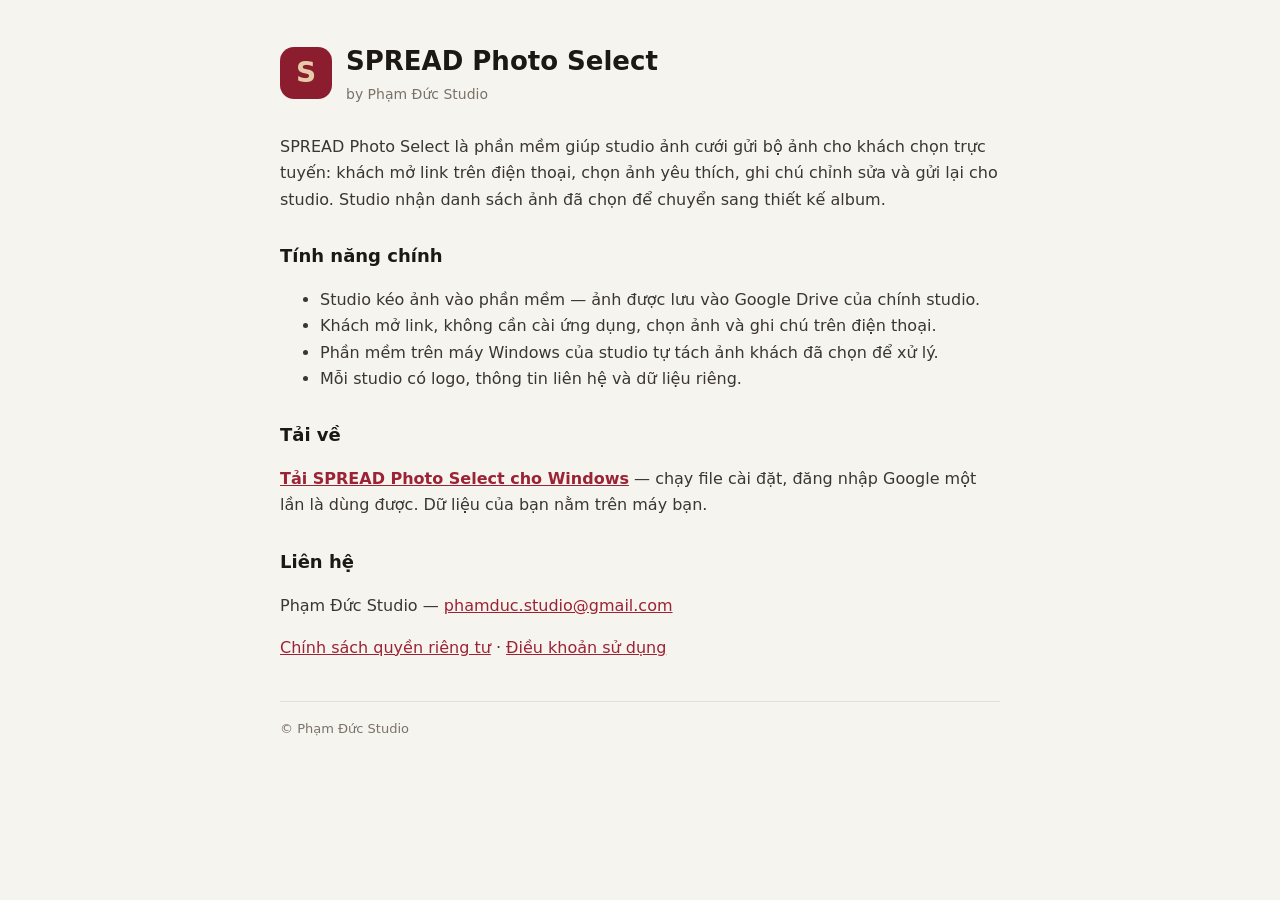
<file: index.html>
<!doctype html><html lang="vi"><head><meta charset="utf-8"><meta name="viewport" content="width=device-width,initial-scale=1">
<title>SPREAD Photo Select — by Phạm Đức Studio</title><link rel="stylesheet" href="style.css"></head><body><main>
<header><div class="mk">S</div><div><h1>SPREAD Photo Select</h1><div class="sub">by Phạm Đức Studio</div></div></header>
<p>SPREAD Photo Select là phần mềm giúp studio ảnh cưới gửi bộ ảnh cho khách chọn trực tuyến: khách mở link trên điện thoại, chọn ảnh yêu thích, ghi chú chỉnh sửa và gửi lại cho studio. Studio nhận danh sách ảnh đã chọn để chuyển sang thiết kế album.</p>
<h2>Tính năng chính</h2>
<ul><li>Studio kéo ảnh vào phần mềm — ảnh được lưu vào Google Drive của chính studio.</li>
<li>Khách mở link, không cần cài ứng dụng, chọn ảnh và ghi chú trên điện thoại.</li>
<li>Phần mềm trên máy Windows của studio tự tách ảnh khách đã chọn để xử lý.</li>
<li>Mỗi studio có logo, thông tin liên hệ và dữ liệu riêng.</li></ul>
<h2>Tải về</h2><p><a href="https://github.com/phamducstudio-creator/spread-photo-select-info/releases/latest"><b>Tải SPREAD Photo Select cho Windows</b></a> — chạy file cài đặt, đăng nhập Google một lần là dùng được. Dữ liệu của bạn nằm trên máy bạn.</p>
<h2>Liên hệ</h2><p>Phạm Đức Studio — <a href="mailto:phamduc.studio@gmail.com">phamduc.studio@gmail.com</a></p>
<p><a href="privacy.html">Chính sách quyền riêng tư</a> · <a href="terms.html">Điều khoản sử dụng</a></p>
<footer>© Phạm Đức Studio</footer></main></body></html>
</file>
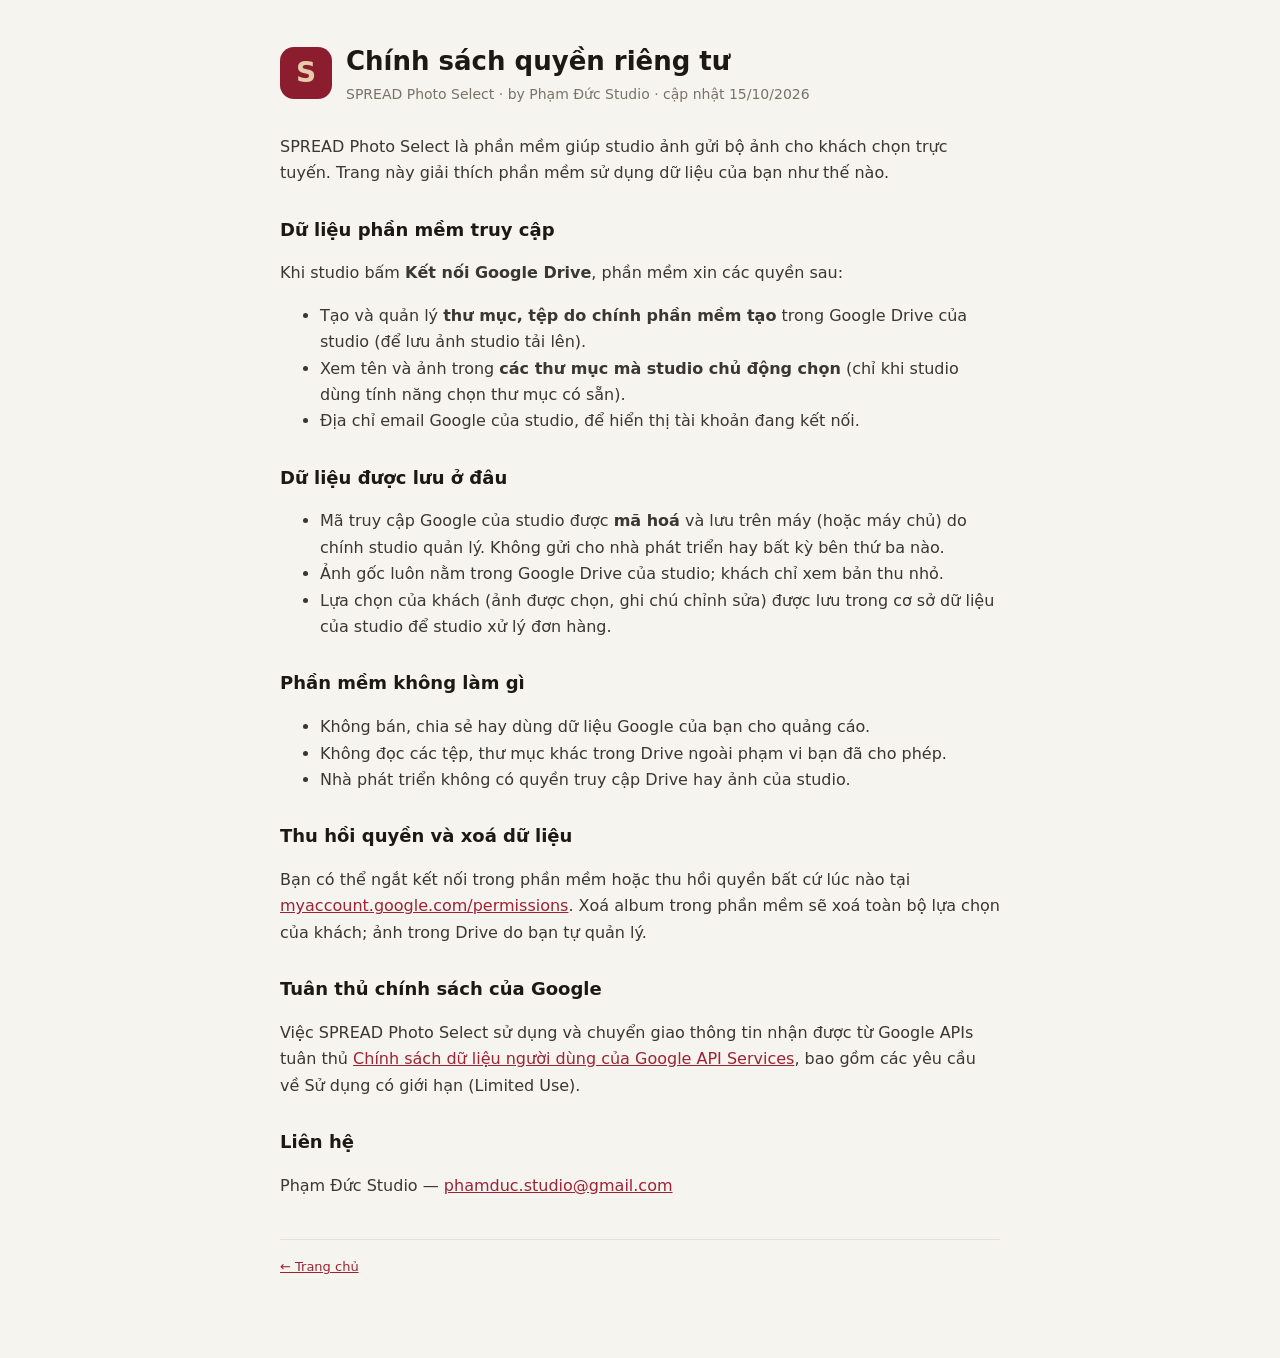
<file: privacy.html>
<!doctype html><html lang="vi"><head><meta charset="utf-8"><meta name="viewport" content="width=device-width,initial-scale=1">
<title>Chính sách quyền riêng tư — SPREAD Photo Select</title><link rel="stylesheet" href="style.css"></head><body><main>
<header><div class="mk">S</div><div><h1>Chính sách quyền riêng tư</h1><div class="sub">SPREAD Photo Select · by Phạm Đức Studio · cập nhật 15/10/2026</div></div></header>
<p>SPREAD Photo Select là phần mềm giúp studio ảnh gửi bộ ảnh cho khách chọn trực tuyến. Trang này giải thích phần mềm sử dụng dữ liệu của bạn như thế nào.</p>
<h2>Dữ liệu phần mềm truy cập</h2>
<p>Khi studio bấm <b>Kết nối Google Drive</b>, phần mềm xin các quyền sau:</p>
<ul><li>Tạo và quản lý <b>thư mục, tệp do chính phần mềm tạo</b> trong Google Drive của studio (để lưu ảnh studio tải lên).</li>
<li>Xem tên và ảnh trong <b>các thư mục mà studio chủ động chọn</b> (chỉ khi studio dùng tính năng chọn thư mục có sẵn).</li>
<li>Địa chỉ email Google của studio, để hiển thị tài khoản đang kết nối.</li></ul>
<h2>Dữ liệu được lưu ở đâu</h2>
<ul><li>Mã truy cập Google của studio được <b>mã hoá</b> và lưu trên máy (hoặc máy chủ) do chính studio quản lý. Không gửi cho nhà phát triển hay bất kỳ bên thứ ba nào.</li>
<li>Ảnh gốc luôn nằm trong Google Drive của studio; khách chỉ xem bản thu nhỏ.</li>
<li>Lựa chọn của khách (ảnh được chọn, ghi chú chỉnh sửa) được lưu trong cơ sở dữ liệu của studio để studio xử lý đơn hàng.</li></ul>
<h2>Phần mềm không làm gì</h2>
<ul><li>Không bán, chia sẻ hay dùng dữ liệu Google của bạn cho quảng cáo.</li>
<li>Không đọc các tệp, thư mục khác trong Drive ngoài phạm vi bạn đã cho phép.</li>
<li>Nhà phát triển không có quyền truy cập Drive hay ảnh của studio.</li></ul>
<h2>Thu hồi quyền và xoá dữ liệu</h2>
<p>Bạn có thể ngắt kết nối trong phần mềm hoặc thu hồi quyền bất cứ lúc nào tại <a href="https://myaccount.google.com/permissions">myaccount.google.com/permissions</a>. Xoá album trong phần mềm sẽ xoá toàn bộ lựa chọn của khách; ảnh trong Drive do bạn tự quản lý.</p>
<h2>Tuân thủ chính sách của Google</h2>
<p>Việc SPREAD Photo Select sử dụng và chuyển giao thông tin nhận được từ Google APIs tuân thủ <a href="https://developers.google.com/terms/api-services-user-data-policy">Chính sách dữ liệu người dùng của Google API Services</a>, bao gồm các yêu cầu về Sử dụng có giới hạn (Limited Use).</p>
<h2>Liên hệ</h2><p>Phạm Đức Studio — <a href="mailto:phamduc.studio@gmail.com">phamduc.studio@gmail.com</a></p>
<footer><a href="index.html">← Trang chủ</a></footer></main></body></html>
</file>
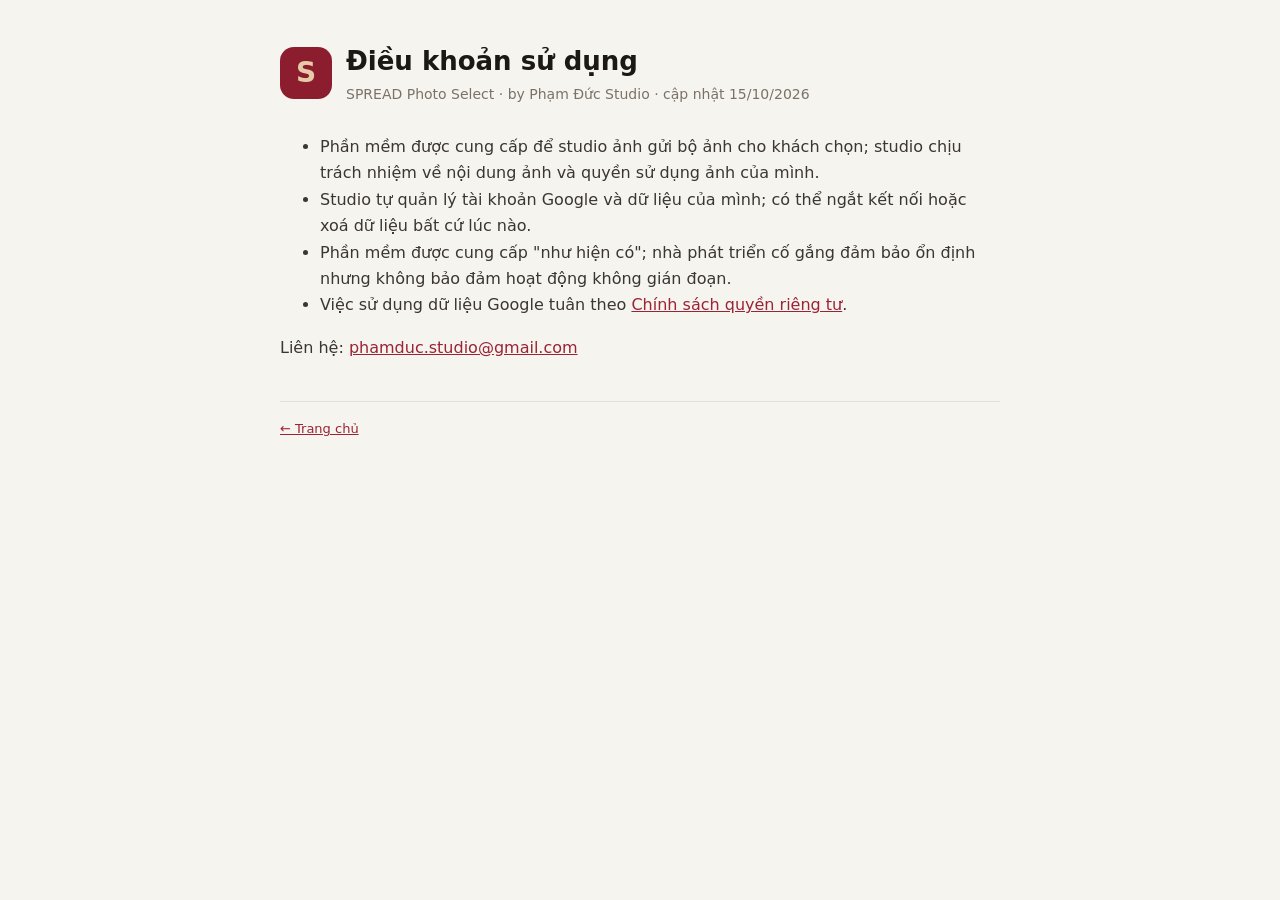
<file: terms.html>
<!doctype html><html lang="vi"><head><meta charset="utf-8"><meta name="viewport" content="width=device-width,initial-scale=1">
<title>Điều khoản sử dụng — SPREAD Photo Select</title><link rel="stylesheet" href="style.css"></head><body><main>
<header><div class="mk">S</div><div><h1>Điều khoản sử dụng</h1><div class="sub">SPREAD Photo Select · by Phạm Đức Studio · cập nhật 15/10/2026</div></div></header>
<ul><li>Phần mềm được cung cấp để studio ảnh gửi bộ ảnh cho khách chọn; studio chịu trách nhiệm về nội dung ảnh và quyền sử dụng ảnh của mình.</li>
<li>Studio tự quản lý tài khoản Google và dữ liệu của mình; có thể ngắt kết nối hoặc xoá dữ liệu bất cứ lúc nào.</li>
<li>Phần mềm được cung cấp "như hiện có"; nhà phát triển cố gắng đảm bảo ổn định nhưng không bảo đảm hoạt động không gián đoạn.</li>
<li>Việc sử dụng dữ liệu Google tuân theo <a href="privacy.html">Chính sách quyền riêng tư</a>.</li></ul>
<p>Liên hệ: <a href="mailto:phamduc.studio@gmail.com">phamduc.studio@gmail.com</a></p>
<footer><a href="index.html">← Trang chủ</a></footer></main></body></html>
</file>
<file: style.css>
body{font:16px/1.65 system-ui,-apple-system,"Segoe UI",Roboto,Arial,sans-serif;color:#1c1915;background:#f6f4ef;margin:0}
main{max-width:720px;margin:0 auto;padding:40px 20px 80px}
header{display:flex;align-items:center;gap:14px;margin-bottom:28px}
.mk{width:52px;height:52px;border-radius:14px;background:#8c1d2f;display:grid;place-items:center;color:#e6cba8;font-size:28px;font-weight:700}
h1{font-size:26px;margin:0}h2{font-size:18px;margin:28px 0 8px}p,li{color:#3b362f}a{color:#9b2335}
.sub{color:#7a7268;font-size:14px}footer{margin-top:40px;padding-top:16px;border-top:1px solid #e6e0d6;color:#7a7268;font-size:13px}
</file>
